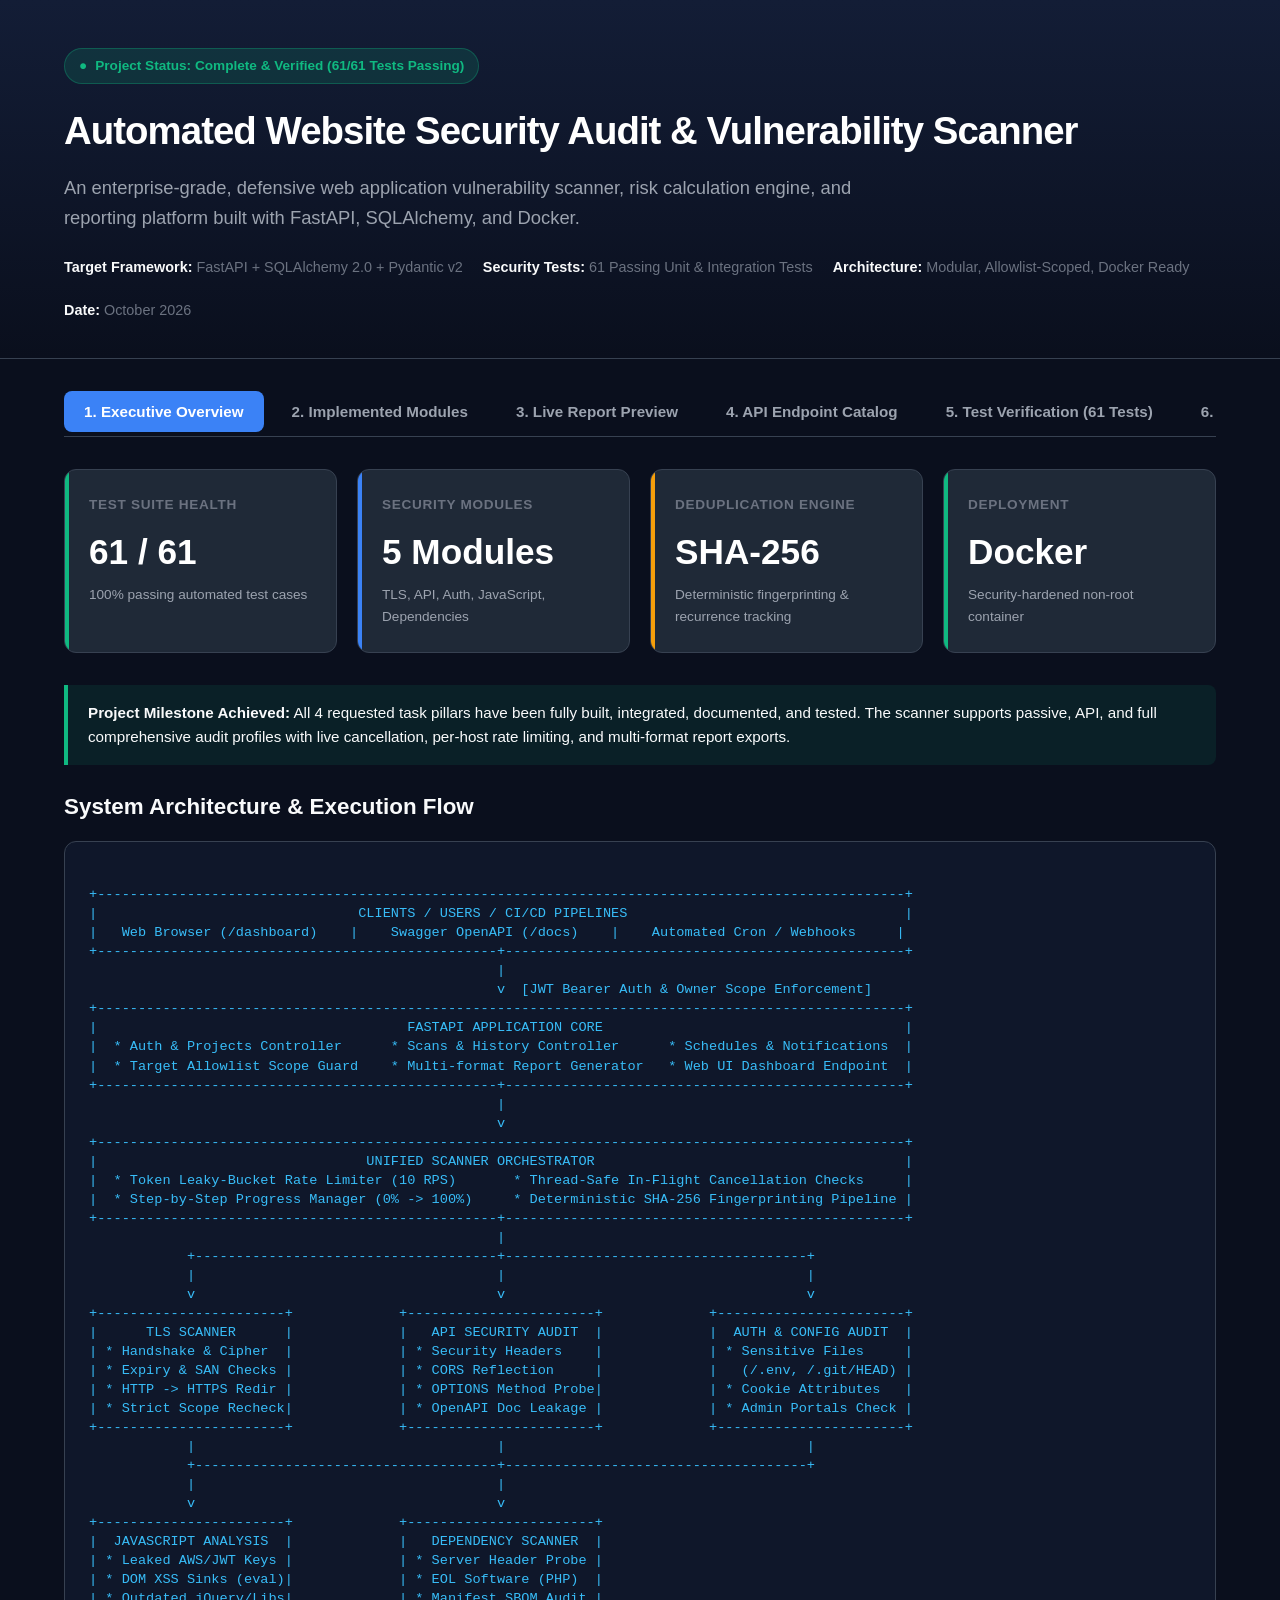
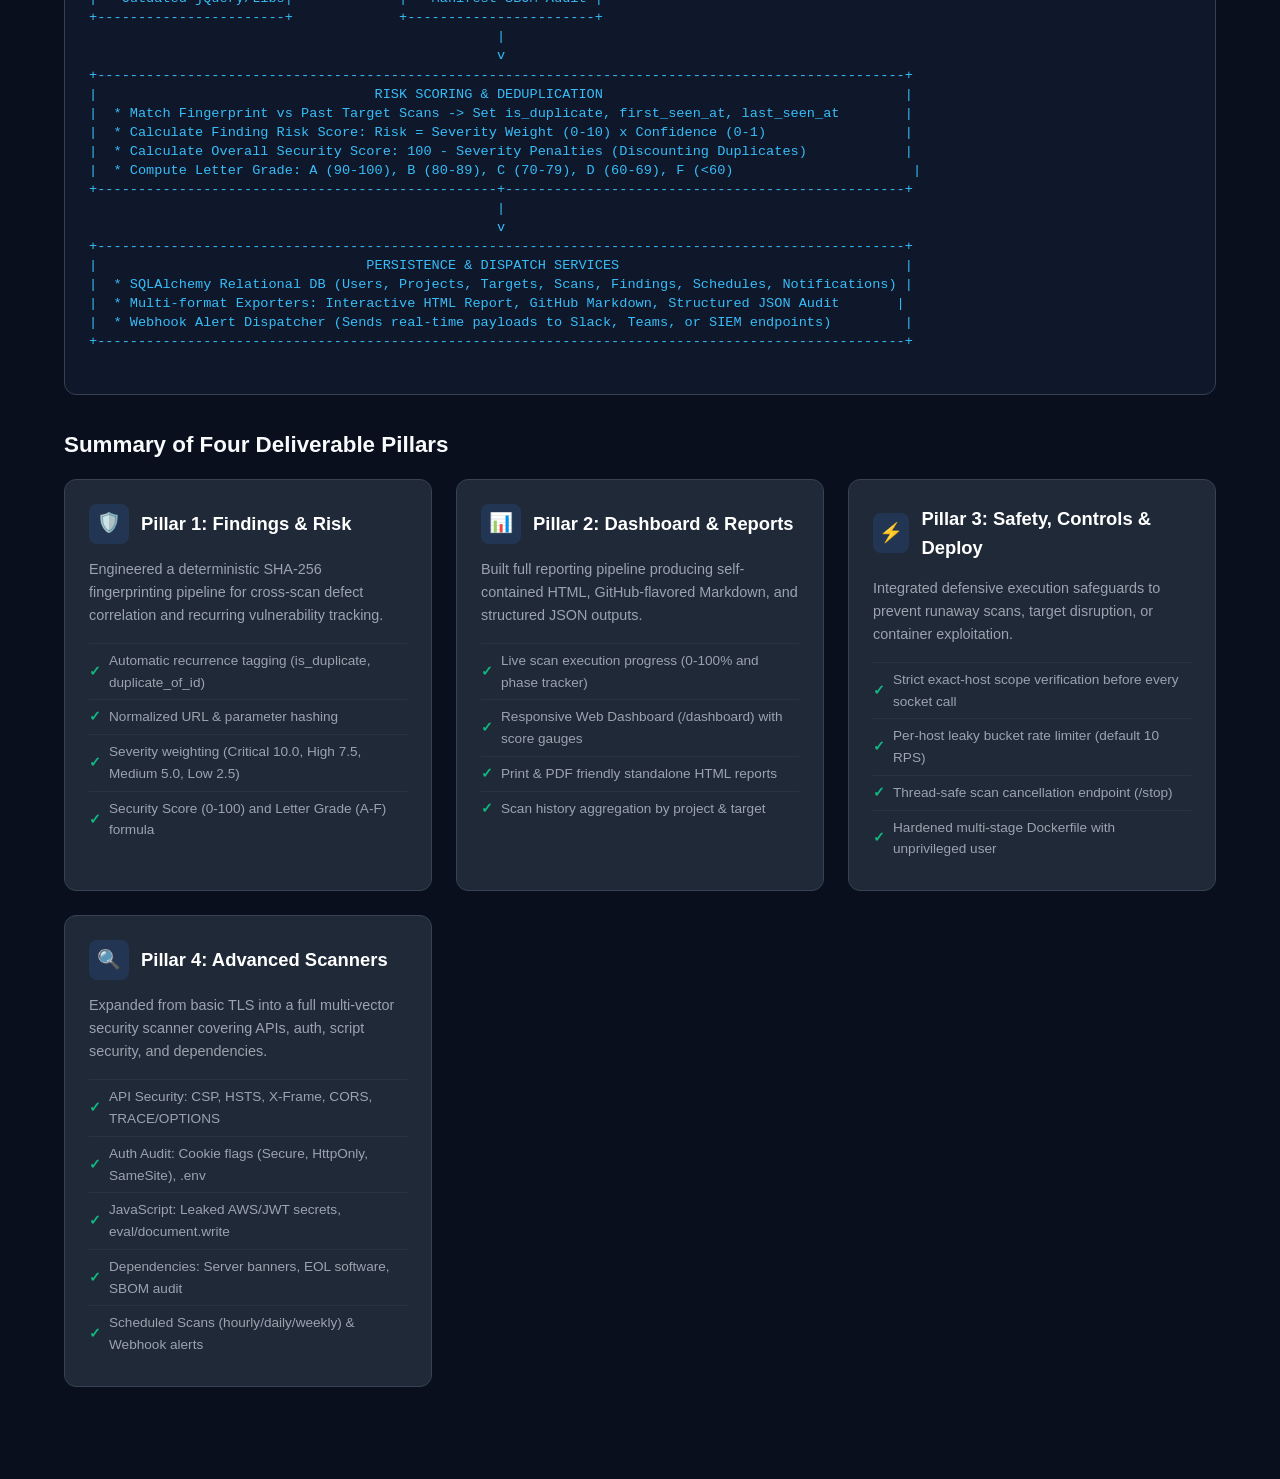
<file: SECURITY_SCANNER_PROJECT_SHOWCASE.html>
<!DOCTYPE html>
<html lang="en">
<head>
    <meta charset="UTF-8">
    <meta name="viewport" content="width=device-width, initial-scale=1.0">
    <title>Automated Website Security Audit & Vulnerability Scanner — Project Showcase</title>
    <style>
        :root {
            --bg-primary: #0a0f1d;
            --bg-secondary: #111827;
            --bg-card: #1f2937;
            --bg-card-hover: #283548;
            --border: #374151;
            --border-light: #4b5563;
            --text-primary: #f9fafb;
            --text-secondary: #9ca3af;
            --text-muted: #6b7280;
            --accent-blue: #3b82f6;
            --accent-blue-hover: #2563eb;
            --accent-cyan: #06b6d4;
            --critical: #ef4444;
            --high: #f97316;
            --medium: #f59e0b;
            --low: #3b82f6;
            --info: #64748b;
            --success: #10b981;
        }

        * {
            box-sizing: border-box;
            margin: 0;
            padding: 0;
        }

        body {
            font-family: -apple-system, BlinkMacSystemFont, "Segoe UI", Roboto, Helvetica, Arial, sans-serif;
            background-color: var(--bg-primary);
            color: var(--text-primary);
            line-height: 1.6;
            padding-bottom: 60px;
        }

        .container {
            max-width: 1200px;
            margin: 0 auto;
            padding: 0 24px;
        }

        /* Top Hero */
        header.hero {
            background: linear-gradient(180deg, #131d36 0%, var(--bg-primary) 100%);
            border-bottom: 1px solid var(--border);
            padding: 48px 0 36px 0;
            margin-bottom: 32px;
        }

        .hero-badge {
            display: inline-flex;
            align-items: center;
            gap: 8px;
            background: rgba(16, 185, 129, 0.15);
            color: var(--success);
            border: 1px solid rgba(16, 185, 129, 0.3);
            padding: 6px 14px;
            border-radius: 9999px;
            font-size: 0.85rem;
            font-weight: 600;
            margin-bottom: 16px;
        }

        .hero-title {
            font-size: 2.4rem;
            font-weight: 800;
            letter-spacing: -0.025em;
            color: #ffffff;
            margin-bottom: 12px;
        }

        .hero-subtitle {
            font-size: 1.15rem;
            color: var(--text-secondary);
            max-width: 800px;
            margin-bottom: 24px;
        }

        .hero-meta {
            display: flex;
            flex-wrap: wrap;
            gap: 20px;
            font-size: 0.9rem;
            color: var(--text-muted);
        }

        .hero-meta span strong {
            color: var(--text-primary);
        }

        /* Navigation Tabs */
        .tabs-nav {
            display: flex;
            gap: 8px;
            border-bottom: 1px solid var(--border);
            margin-bottom: 32px;
            overflow-x: auto;
            padding-bottom: 4px;
        }

        .tab-btn {
            background: transparent;
            border: none;
            color: var(--text-secondary);
            padding: 12px 20px;
            font-size: 0.95rem;
            font-weight: 600;
            cursor: pointer;
            border-radius: 8px;
            transition: all 0.15s ease;
            white-space: nowrap;
        }

        .tab-btn:hover {
            color: #ffffff;
            background: var(--bg-secondary);
        }

        .tab-btn.active {
            color: #ffffff;
            background: var(--accent-blue);
        }

        /* Content Sections */
        .tab-pane {
            display: none;
            animation: fadeIn 0.2s ease-in;
        }

        .tab-pane.active {
            display: block;
        }

        @keyframes fadeIn {
            from { opacity: 0; transform: translateY(4px); }
            to { opacity: 1; transform: translateY(0); }
        }

        /* Metric Cards Grid */
        .metrics-grid {
            display: grid;
            grid-template-columns: repeat(auto-fit, minmax(240px, 1fr));
            gap: 20px;
            margin-bottom: 32px;
        }

        .metric-card {
            background: var(--bg-card);
            border: 1px solid var(--border);
            border-radius: 12px;
            padding: 24px;
            position: relative;
            overflow: hidden;
        }

        .metric-card::before {
            content: '';
            position: absolute;
            top: 0;
            left: 0;
            width: 4px;
            height: 100%;
            background: var(--accent-blue);
        }

        .metric-card.success::before { background: var(--success); }
        .metric-card.warning::before { background: var(--medium); }
        .metric-card.danger::before { background: var(--critical); }

        .metric-title {
            font-size: 0.85rem;
            text-transform: uppercase;
            font-weight: 700;
            color: var(--text-muted);
            letter-spacing: 0.05em;
        }

        .metric-value {
            font-size: 2.2rem;
            font-weight: 800;
            color: #ffffff;
            margin: 8px 0 4px 0;
        }

        .metric-desc {
            font-size: 0.85rem;
            color: var(--text-secondary);
        }

        /* Feature Cards */
        .feature-grid {
            display: grid;
            grid-template-columns: repeat(auto-fit, minmax(360px, 1fr));
            gap: 24px;
            margin-bottom: 32px;
        }

        .feature-card {
            background: var(--bg-card);
            border: 1px solid var(--border);
            border-radius: 12px;
            padding: 24px;
            transition: border-color 0.15s ease;
        }

        .feature-card:hover {
            border-color: var(--accent-blue);
        }

        .feature-header {
            display: flex;
            align-items: center;
            gap: 12px;
            margin-bottom: 14px;
        }

        .feature-icon {
            width: 40px;
            height: 40px;
            border-radius: 8px;
            display: flex;
            align-items: center;
            justify-content: center;
            font-size: 1.2rem;
            background: rgba(59, 130, 246, 0.15);
            color: var(--accent-blue);
        }

        .feature-card h3 {
            font-size: 1.15rem;
            font-weight: 700;
            color: #ffffff;
        }

        .feature-card p {
            font-size: 0.9rem;
            color: var(--text-secondary);
            margin-bottom: 16px;
        }

        .feature-list {
            list-style: none;
            font-size: 0.85rem;
            color: var(--text-secondary);
        }

        .feature-list li {
            padding: 6px 0;
            border-top: 1px solid rgba(255, 255, 255, 0.05);
            display: flex;
            align-items: center;
            gap: 8px;
        }

        .feature-list li::before {
            content: "✓";
            color: var(--success);
            font-weight: bold;
        }

        /* Badges */
        .badge {
            display: inline-block;
            padding: 3px 8px;
            border-radius: 9999px;
            font-size: 0.75rem;
            font-weight: 700;
            text-transform: uppercase;
        }

        .badge-critical { background: rgba(239, 68, 68, 0.2); color: #fca5a5; border: 1px solid rgba(239, 68, 68, 0.4); }
        .badge-high { background: rgba(249, 115, 22, 0.2); color: #fdba74; border: 1px solid rgba(249, 115, 22, 0.4); }
        .badge-medium { background: rgba(245, 158, 11, 0.2); color: #fde68a; border: 1px solid rgba(245, 158, 11, 0.4); }
        .badge-low { background: rgba(59, 130, 246, 0.2); color: #93c5fd; border: 1px solid rgba(59, 130, 246, 0.4); }
        .badge-info { background: rgba(100, 116, 139, 0.2); color: #cbd5e1; border: 1px solid rgba(100, 116, 139, 0.4); }
        .badge-success { background: rgba(16, 185, 129, 0.2); color: #86efac; border: 1px solid rgba(16, 185, 129, 0.4); }

        /* Tables */
        .table-wrap {
            overflow-x: auto;
            background: var(--bg-card);
            border: 1px solid var(--border);
            border-radius: 12px;
            margin-bottom: 32px;
        }

        table {
            width: 100%;
            border-collapse: collapse;
            font-size: 0.9rem;
            text-align: left;
        }

        th, td {
            padding: 14px 18px;
            border-bottom: 1px solid var(--border);
        }

        th {
            background: rgba(0, 0, 0, 0.2);
            font-size: 0.8rem;
            font-weight: 700;
            color: var(--text-muted);
            text-transform: uppercase;
            letter-spacing: 0.05em;
        }

        tr:last-child td {
            border-bottom: none;
        }

        tr:hover td {
            background: rgba(255, 255, 255, 0.02);
        }

        code {
            font-family: ui-monospace, SFMono-Regular, Menlo, Monaco, Consolas, monospace;
            background: rgba(0, 0, 0, 0.3);
            border: 1px solid rgba(255, 255, 255, 0.1);
            padding: 2px 6px;
            border-radius: 4px;
            color: #38bdf8;
            font-size: 0.85em;
        }

        pre {
            background: #0f172a;
            border: 1px solid var(--border);
            border-radius: 8px;
            padding: 16px;
            overflow-x: auto;
            color: #e2e8f0;
            font-size: 0.85rem;
            font-family: ui-monospace, SFMono-Regular, Menlo, Monaco, Consolas, monospace;
            line-height: 1.5;
            margin: 12px 0;
        }

        /* Architecture Diagram Box */
        .arch-diagram {
            background: #0f172a;
            border: 1px solid var(--border);
            border-radius: 12px;
            padding: 24px;
            margin-bottom: 32px;
            font-family: ui-monospace, monospace;
            font-size: 0.85rem;
            white-space: pre;
            overflow-x: auto;
            color: #38bdf8;
            line-height: 1.4;
        }

        /* Accordion */
        .accordion-item {
            background: var(--bg-card);
            border: 1px solid var(--border);
            border-radius: 8px;
            margin-bottom: 12px;
            overflow: hidden;
        }

        .accordion-header {
            padding: 16px 20px;
            display: flex;
            justify-content: space-between;
            align-items: center;
            cursor: pointer;
            user-select: none;
            background: var(--bg-card);
            transition: background 0.15s ease;
        }

        .accordion-header:hover {
            background: var(--bg-card-hover);
        }

        .accordion-body {
            padding: 20px;
            border-top: 1px solid var(--border);
            background: rgba(0, 0, 0, 0.15);
            display: none;
        }

        .accordion-item.open .accordion-body {
            display: block;
        }

        /* Callout */
        .callout {
            border-left: 4px solid var(--accent-blue);
            background: rgba(59, 130, 246, 0.1);
            padding: 16px 20px;
            border-radius: 0 8px 8px 0;
            margin-bottom: 24px;
            font-size: 0.95rem;
        }

        .callout.success {
            border-color: var(--success);
            background: rgba(16, 185, 129, 0.1);
        }

        /* Interactive Report Simulator */
        .report-preview-box {
            background: #ffffff;
            color: #111827;
            border-radius: 12px;
            padding: 32px;
            margin-bottom: 32px;
            box-shadow: 0 10px 25px -5px rgba(0, 0, 0, 0.3);
        }

        .report-preview-box h2 {
            color: #111827;
        }

        /* Print styles */
        @media print {
            body { background: #fff; color: #000; padding: 0; }
            .tabs-nav, .hero-meta, .btn { display: none; }
            .tab-pane { display: block !important; margin-bottom: 40px; }
            .metric-card, .feature-card, .table-wrap { border: 1px solid #ccc; background: #fff; color: #000; }
            code, pre { background: #f4f4f4; color: #000; border: 1px solid #ddd; }
        }
    </style>
</head>
<body>

    <!-- Top Header / Hero -->
    <header class="hero">
        <div class="container">
            <div class="hero-badge">
                <span>●</span> Project Status: Complete & Verified (61/61 Tests Passing)
            </div>
            <h1 class="hero-title">Automated Website Security Audit & Vulnerability Scanner</h1>
            <p class="hero-subtitle">
                An enterprise-grade, defensive web application vulnerability scanner, risk calculation engine, and reporting platform built with FastAPI, SQLAlchemy, and Docker.
            </p>
            <div class="hero-meta">
                <span><strong>Target Framework:</strong> FastAPI + SQLAlchemy 2.0 + Pydantic v2</span>
                <span><strong>Security Tests:</strong> 61 Passing Unit & Integration Tests</span>
                <span><strong>Architecture:</strong> Modular, Allowlist-Scoped, Docker Ready</span>
                <span><strong>Date:</strong> October 2026</span>
            </div>
        </div>
    </header>

    <div class="container">

        <!-- Navigation Tabs -->
        <nav class="tabs-nav">
            <button class="tab-btn active" onclick="openTab('tab-overview')">1. Executive Overview</button>
            <button class="tab-btn" onclick="openTab('tab-modules')">2. Implemented Modules</button>
            <button class="tab-btn" onclick="openTab('tab-report')">3. Live Report Preview</button>
            <button class="tab-btn" onclick="openTab('tab-api')">4. API Endpoint Catalog</button>
            <button class="tab-btn" onclick="openTab('tab-tests')">5. Test Verification (61 Tests)</button>
            <button class="tab-btn" onclick="openTab('tab-deploy')">6. Deployment & Runbook</button>
        </nav>

        <!-- TAB 1: EXECUTIVE OVERVIEW -->
        <section id="tab-overview" class="tab-pane active">
            <div class="metrics-grid">
                <div class="metric-card success">
                    <div class="metric-title">Test Suite Health</div>
                    <div class="metric-value">61 / 61</div>
                    <div class="metric-desc">100% passing automated test cases</div>
                </div>
                <div class="metric-card">
                    <div class="metric-title">Security Modules</div>
                    <div class="metric-value">5 Modules</div>
                    <div class="metric-desc">TLS, API, Auth, JavaScript, Dependencies</div>
                </div>
                <div class="metric-card warning">
                    <div class="metric-title">Deduplication Engine</div>
                    <div class="metric-value">SHA-256</div>
                    <div class="metric-desc">Deterministic fingerprinting & recurrence tracking</div>
                </div>
                <div class="metric-card success">
                    <div class="metric-title">Deployment</div>
                    <div class="metric-value">Docker</div>
                    <div class="metric-desc">Security-hardened non-root container</div>
                </div>
            </div>

            <div class="callout success">
                <strong>Project Milestone Achieved:</strong> All 4 requested task pillars have been fully built, integrated, documented, and tested. The scanner supports passive, API, and full comprehensive audit profiles with live cancellation, per-host rate limiting, and multi-format report exports.
            </div>

            <h2 style="font-size: 1.4rem; margin-bottom: 16px;">System Architecture & Execution Flow</h2>
            <div class="arch-diagram">
+---------------------------------------------------------------------------------------------------+
|                                CLIENTS / USERS / CI/CD PIPELINES                                  |
|   Web Browser (/dashboard)    |    Swagger OpenAPI (/docs)    |    Automated Cron / Webhooks     |
+-------------------------------------------------+-------------------------------------------------+
                                                  |
                                                  v  [JWT Bearer Auth & Owner Scope Enforcement]
+---------------------------------------------------------------------------------------------------+
|                                      FASTAPI APPLICATION CORE                                     |
|  * Auth & Projects Controller      * Scans & History Controller      * Schedules & Notifications  |
|  * Target Allowlist Scope Guard    * Multi-format Report Generator   * Web UI Dashboard Endpoint  |
+-------------------------------------------------+-------------------------------------------------+
                                                  |
                                                  v
+---------------------------------------------------------------------------------------------------+
|                                 UNIFIED SCANNER ORCHESTRATOR                                      |
|  * Token Leaky-Bucket Rate Limiter (10 RPS)       * Thread-Safe In-Flight Cancellation Checks     |
|  * Step-by-Step Progress Manager (0% -> 100%)     * Deterministic SHA-256 Fingerprinting Pipeline |
+-------------------------------------------------+-------------------------------------------------+
                                                  |
            +-------------------------------------+-------------------------------------+
            |                                     |                                     |
            v                                     v                                     v
+-----------------------+             +-----------------------+             +-----------------------+
|      TLS SCANNER      |             |   API SECURITY AUDIT  |             |  AUTH & CONFIG AUDIT  |
| * Handshake & Cipher  |             | * Security Headers    |             | * Sensitive Files     |
| * Expiry & SAN Checks |             | * CORS Reflection     |             |   (/.env, /.git/HEAD) |
| * HTTP -> HTTPS Redir |             | * OPTIONS Method Probe|             | * Cookie Attributes   |
| * Strict Scope Recheck|             | * OpenAPI Doc Leakage |             | * Admin Portals Check |
+-----------------------+             +-----------------------+             +-----------------------+
            |                                     |                                     |
            +-------------------------------------+-------------------------------------+
            |                                     |
            v                                     v
+-----------------------+             +-----------------------+
|  JAVASCRIPT ANALYSIS  |             |   DEPENDENCY SCANNER  |
| * Leaked AWS/JWT Keys |             | * Server Header Probe |
| * DOM XSS Sinks (eval)|             | * EOL Software (PHP)  |
| * Outdated jQuery/Libs|             | * Manifest SBOM Audit |
+-----------------------+             +-----------------------+
                                                  |
                                                  v
+---------------------------------------------------------------------------------------------------+
|                                  RISK SCORING & DEDUPLICATION                                     |
|  * Match Fingerprint vs Past Target Scans -> Set is_duplicate, first_seen_at, last_seen_at        |
|  * Calculate Finding Risk Score: Risk = Severity Weight (0-10) x Confidence (0-1)                 |
|  * Calculate Overall Security Score: 100 - Severity Penalties (Discounting Duplicates)            |
|  * Compute Letter Grade: A (90-100), B (80-89), C (70-79), D (60-69), F (<60)                      |
+-------------------------------------------------+-------------------------------------------------+
                                                  |
                                                  v
+---------------------------------------------------------------------------------------------------+
|                                 PERSISTENCE & DISPATCH SERVICES                                   |
|  * SQLAlchemy Relational DB (Users, Projects, Targets, Scans, Findings, Schedules, Notifications) |
|  * Multi-format Exporters: Interactive HTML Report, GitHub Markdown, Structured JSON Audit       |
|  * Webhook Alert Dispatcher (Sends real-time payloads to Slack, Teams, or SIEM endpoints)         |
+---------------------------------------------------------------------------------------------------+
            </div>

            <h2 style="font-size: 1.4rem; margin: 24px 0 16px 0;">Summary of Four Deliverable Pillars</h2>
            <div class="feature-grid">
                <div class="feature-card">
                    <div class="feature-header">
                        <div class="feature-icon">🛡️</div>
                        <h3>Pillar 1: Findings & Risk</h3>
                    </div>
                    <p>Engineered a deterministic SHA-256 fingerprinting pipeline for cross-scan defect correlation and recurring vulnerability tracking.</p>
                    <ul class="feature-list">
                        <li>Automatic recurrence tagging (is_duplicate, duplicate_of_id)</li>
                        <li>Normalized URL & parameter hashing</li>
                        <li>Severity weighting (Critical 10.0, High 7.5, Medium 5.0, Low 2.5)</li>
                        <li>Security Score (0-100) and Letter Grade (A-F) formula</li>
                    </ul>
                </div>

                <div class="feature-card">
                    <div class="feature-header">
                        <div class="feature-icon">📊</div>
                        <h3>Pillar 2: Dashboard & Reports</h3>
                    </div>
                    <p>Built full reporting pipeline producing self-contained HTML, GitHub-flavored Markdown, and structured JSON outputs.</p>
                    <ul class="feature-list">
                        <li>Live scan execution progress (0-100% and phase tracker)</li>
                        <li>Responsive Web Dashboard (/dashboard) with score gauges</li>
                        <li>Print & PDF friendly standalone HTML reports</li>
                        <li>Scan history aggregation by project & target</li>
                    </ul>
                </div>

                <div class="feature-card">
                    <div class="feature-header">
                        <div class="feature-icon">⚡</div>
                        <h3>Pillar 3: Safety, Controls & Deploy</h3>
                    </div>
                    <p>Integrated defensive execution safeguards to prevent runaway scans, target disruption, or container exploitation.</p>
                    <ul class="feature-list">
                        <li>Strict exact-host scope verification before every socket call</li>
                        <li>Per-host leaky bucket rate limiter (default 10 RPS)</li>
                        <li>Thread-safe scan cancellation endpoint (/stop)</li>
                        <li>Hardened multi-stage Dockerfile with unprivileged user</li>
                    </ul>
                </div>

                <div class="feature-card">
                    <div class="feature-header">
                        <div class="feature-icon">🔍</div>
                        <h3>Pillar 4: Advanced Scanners</h3>
                    </div>
                    <p>Expanded from basic TLS into a full multi-vector security scanner covering APIs, auth, script security, and dependencies.</p>
                    <ul class="feature-list">
                        <li>API Security: CSP, HSTS, X-Frame, CORS, TRACE/OPTIONS</li>
                        <li>Auth Audit: Cookie flags (Secure, HttpOnly, SameSite), .env</li>
                        <li>JavaScript: Leaked AWS/JWT secrets, eval/document.write</li>
                        <li>Dependencies: Server banners, EOL software, SBOM audit</li>
                        <li>Scheduled Scans (hourly/daily/weekly) & Webhook alerts</li>
                    </ul>
                </div>
            </div>
        </section>

        <!-- TAB 2: IMPLEMENTED MODULES -->
        <section id="tab-modules" class="tab-pane">
            <h2 style="font-size: 1.4rem; margin-bottom: 20px;">Codebase Deep Dive: Architectural Modules</h2>

            <div class="accordion-item open">
                <div class="accordion-header" onclick="toggleAccordion(this)">
                    <div>
                        <strong>1. Finding Fingerprint & Deduplication Engine</strong>
                        <span style="color: var(--text-muted); font-size: 0.85rem; margin-left: 10px;">app/core/fingerprint.py & app/core/scoring.py</span>
                    </div>
                    <span class="badge badge-success">Implemented</span>
                </div>
                <div class="accordion-body">
                    <p style="margin-bottom: 12px; color: var(--text-secondary);">
                        Each vulnerability is assigned a deterministic fingerprint calculated by normalizing the scheme, stripping default ports (80/443), ordering query parameters alphabetically, and generating a SHA-256 hash. When a subsequent scan runs on the same target, findings with matching fingerprints are recognized as duplicate instances of the same underlying defect:
                    </p>
                    <pre><code>def compute_finding_fingerprint(category: str, title: str, affected_url: str, discriminator: str = "") -> str:
    norm_cat = category.strip().lower()
    norm_title = title.strip().lower()
    norm_url = normalize_url_for_fingerprint(affected_url)
    norm_disc = discriminator.strip().lower()

    payload = f"{norm_cat}|{norm_title}|{norm_url}|{norm_disc}"
    return hashlib.sha256(payload.encode("utf-8")).hexdigest()</code></pre>
                    <p style="margin-top: 12px; color: var(--text-secondary);">
                        <strong>Security Scoring:</strong> The overall score starts at 100.0. Penalties are deducted for unique open findings (Critical: 25, High: 15, Medium: 8, Low: 3), scaled by confidence. Duplicate findings are discounted from double deductions.
                    </p>
                </div>
            </div>

            <div class="accordion-item">
                <div class="accordion-header" onclick="toggleAccordion(this)">
                    <div>
                        <strong>2. API Security Scanner</strong>
                        <span style="color: var(--text-muted); font-size: 0.85rem; margin-left: 10px;">app/scanners/api_security.py</span>
                    </div>
                    <span class="badge badge-success">Implemented</span>
                </div>
                <div class="accordion-body">
                    <p style="color: var(--text-secondary); margin-bottom: 12px;">
                        Performs non-destructive checks against API endpoints and headers:
                    </p>
                    <ul class="feature-list">
                        <li><strong>Missing Security Headers:</strong> Audits CSP, HSTS, X-Content-Type-Options (nosniff), X-Frame-Options (DENY/SAMEORIGIN), and Referrer-Policy.</li>
                        <li><strong>Weak CSP Directives:</strong> Detects dangerous <code>'unsafe-inline'</code> and <code>'unsafe-eval'</code> script directives.</li>
                        <li><strong>CORS Misconfiguration:</strong> Probes with an unauthorized origin header to detect wildcard origin reflection combined with <code>Access-Control-Allow-Credentials: true</code>.</li>
                        <li><strong>Dangerous HTTP Methods:</strong> Sends <code>OPTIONS</code> probe to flag debugging or unsafe methods like <code>TRACE</code> and <code>TRACK</code>.</li>
                        <li><strong>Exposed API Documentation:</strong> Probes for unauthenticated disclosure of <code>/openapi.json</code>, <code>/swagger.json</code>, and <code>/api-docs</code>.</li>
                    </ul>
                </div>
            </div>

            <div class="accordion-item">
                <div class="accordion-header" onclick="toggleAccordion(this)">
                    <div>
                        <strong>3. Controlled Authentication & Authorization Audit</strong>
                        <span style="color: var(--text-muted); font-size: 0.85rem; margin-left: 10px;">app/scanners/auth_audit.py</span>
                    </div>
                    <span class="badge badge-success">Implemented</span>
                </div>
                <div class="accordion-body">
                    <p style="color: var(--text-secondary); margin-bottom: 12px;">
                        Detects credential leaks, session configuration flaws, and exposed management interfaces:
                    </p>
                    <ul class="feature-list">
                        <li><strong>Sensitive File Exposure:</strong> Checks for public accessibility of <code>/.env</code>, <code>/.git/HEAD</code>, and <code>/config.json</code> with signature verification.</li>
                        <li><strong>Cookie Flag Auditing:</strong> Inspects all <code>Set-Cookie</code> headers to ensure <code>HttpOnly</code> (XSS mitigation), <code>Secure</code> (TLS protection), and <code>SameSite</code> (CSRF defense) are configured.</li>
                        <li><strong>Admin Portal Exposure:</strong> Detects public accessibility of administrative login panels (<code>/admin</code>, <code>/administrator</code>).</li>
                    </ul>
                </div>
            </div>

            <div class="accordion-item">
                <div class="accordion-header" onclick="toggleAccordion(this)">
                    <div>
                        <strong>4. JavaScript Analysis & Secret Harvesting Defense</strong>
                        <span style="color: var(--text-muted); font-size: 0.85rem; margin-left: 10px;">app/scanners/javascript.py</span>
                    </div>
                    <span class="badge badge-success">Implemented</span>
                </div>
                <div class="accordion-body">
                    <p style="color: var(--text-secondary); margin-bottom: 12px;">
                        Analyzes inline script tags and same-host external JavaScript bundles:
                    </p>
                    <ul class="feature-list">
                        <li><strong>Secret & Token Detection:</strong> Scans for embedded AWS Access Keys (<code>AKIA...</code>), JSON Web Tokens (<code>eyJ...</code>), and hardcoded API tokens.</li>
                        <li><strong>Dangerous DOM Sinks:</strong> Flags use of <code>eval()</code> and <code>document.write()</code> that create DOM-based Cross-Site Scripting vulnerabilities.</li>
                        <li><strong>Vulnerable Client Libraries:</strong> Identifies outdated libraries including jQuery &lt; 3.5.0 (CVE-2020-11022), Lodash &lt; 4.17.21, and End-of-Life AngularJS 1.x.</li>
                    </ul>
                </div>
            </div>

            <div class="accordion-item">
                <div class="accordion-header" onclick="toggleAccordion(this)">
                    <div>
                        <strong>5. Dependency Scanning & Technology Fingerprinting</strong>
                        <span style="color: var(--text-muted); font-size: 0.85rem; margin-left: 10px;">app/scanners/dependencies.py</span>
                    </div>
                    <span class="badge badge-success">Implemented</span>
                </div>
                <div class="accordion-body">
                    <p style="color: var(--text-secondary); margin-bottom: 12px;">
                        Passive and SBOM manifest auditing:
                    </p>
                    <ul class="feature-list">
                        <li><strong>Information Disclosure:</strong> Flags granular server version strings in <code>Server</code> and <code>X-Powered-By</code> headers.</li>
                        <li><strong>End-of-Life Server Software:</strong> Detects unsupported servers (Apache 2.2, PHP 5.x/7.x).</li>
                        <li><strong>Manifest SBOM Auditing:</strong> Audits Python <code>requirements.txt</code> against security advisories for vulnerable packages (e.g. urllib3, requests, Django, Flask).</li>
                    </ul>
                </div>
            </div>

            <div class="accordion-item">
                <div class="accordion-header" onclick="toggleAccordion(this)">
                    <div>
                        <strong>6. Scheduling & Webhook Notifications</strong>
                        <span style="color: var(--text-muted); font-size: 0.85rem; margin-left: 10px;">app/services/scheduler.py & app/services/notifications.py</span>
                    </div>
                    <span class="badge badge-success">Implemented</span>
                </div>
                <div class="accordion-body">
                    <p style="color: var(--text-secondary); margin-bottom: 12px;">
                        Continuous automated security operations:
                    </p>
                    <ul class="feature-list">
                        <li><strong>Recurring Schedules:</strong> Supports hourly, daily, weekly, and monthly recurring scans via <code>/api/schedules</code>.</li>
                        <li><strong>Webhook Dispatcher:</strong> Sends formatted alert payloads to configured URLs upon scan completion or when critical/high severity vulnerabilities are detected.</li>
                    </ul>
                </div>
            </div>
        </section>

        <!-- TAB 3: LIVE REPORT PREVIEW -->
        <section id="tab-report" class="tab-pane">
            <h2 style="font-size: 1.4rem; margin-bottom: 16px;">Interactive Sample Security Report</h2>
            <p style="color: var(--text-secondary); margin-bottom: 24px;">
                Below is an interactive rendering of the standalone HTML report generated by <code>GET /api/scans/{id}/report?format=html</code>.
            </p>

            <div class="report-preview-box">
                <div style="display: flex; justify-content: space-between; align-items: center; border-bottom: 2px solid #f3f4f6; padding-bottom: 20px; margin-bottom: 24px;">
                    <div>
                        <h1 style="font-size: 1.7rem; font-weight: 800; color: #111827; margin-bottom: 6px;">Security Audit Report</h1>
                        <div style="font-size: 0.95rem; color: #4b5563;">
                            <strong>Target:</strong> <a href="http://localhost:8000" style="color: #2563eb; text-decoration: none;">http://localhost:8000</a>
                        </div>
                        <div style="font-size: 0.85rem; color: #6b7280; margin-top: 4px;">
                            Scan ID: #42 &bull; Profile: <code>full</code> &bull; Date: 2026-10-16 12:45 UTC
                        </div>
                    </div>
                    <div style="text-align: center; border: 4px solid #f59e0b; border-radius: 50%; width: 90px; height: 90px; display: flex; flex-direction: column; justify-content: center; align-items: center;">
                        <span style="font-size: 1.8rem; font-weight: 800; color: #f59e0b; line-height: 1;">B</span>
                        <span style="font-size: 0.75rem; color: #6b7280; font-weight: 600;">85.0 / 100</span>
                    </div>
                </div>

                <!-- Report Summary Grid -->
                <div style="display: grid; grid-template-columns: repeat(auto-fit, minmax(110px, 1fr)); gap: 12px; margin-bottom: 28px;">
                    <div style="background: #f9fafb; border: 1px solid #e5e7eb; border-radius: 8px; padding: 12px; text-align: center;">
                        <div style="font-size: 1.4rem; font-weight: 800; color: #111827;">4</div>
                        <div style="font-size: 0.75rem; color: #6b7280; text-transform: uppercase;">Total Findings</div>
                    </div>
                    <div style="background: #fef2f2; border: 1px solid #fee2e2; border-radius: 8px; padding: 12px; text-align: center;">
                        <div style="font-size: 1.4rem; font-weight: 800; color: #ef4444;">0</div>
                        <div style="font-size: 0.75rem; color: #991b1b; text-transform: uppercase;">Critical</div>
                    </div>
                    <div style="background: #fff7ed; border: 1px solid #ffedd5; border-radius: 8px; padding: 12px; text-align: center;">
                        <div style="font-size: 1.4rem; font-weight: 800; color: #ea580c;">1</div>
                        <div style="font-size: 0.75rem; color: #9a3412; text-transform: uppercase;">High</div>
                    </div>
                    <div style="background: #fffbeb; border: 1px solid #fef3c7; border-radius: 8px; padding: 12px; text-align: center;">
                        <div style="font-size: 1.4rem; font-weight: 800; color: #d97706;">1</div>
                        <div style="font-size: 0.75rem; color: #92400e; text-transform: uppercase;">Medium</div>
                    </div>
                    <div style="background: #eff6ff; border: 1px solid #dbeafe; border-radius: 8px; padding: 12px; text-align: center;">
                        <div style="font-size: 1.4rem; font-weight: 800; color: #2563eb;">2</div>
                        <div style="font-size: 0.75rem; color: #1e40af; text-transform: uppercase;">Low</div>
                    </div>
                </div>

                <h3 style="font-size: 1.2rem; font-weight: 700; color: #111827; margin-bottom: 16px;">Vulnerability Findings (Sample)</h3>

                <!-- Sample Finding 1 -->
                <div style="background: #ffffff; border: 1px solid #e5e7eb; border-radius: 8px; padding: 20px; margin-bottom: 16px; box-shadow: 0 1px 3px rgba(0,0,0,0.05);">
                    <div style="display: flex; justify-content: space-between; align-items: center; margin-bottom: 8px;">
                        <div style="font-size: 1.05rem; font-weight: 700; color: #111827;">#1. Insecure CORS: Wildcard Origin With Credentials Allowed</div>
                        <span style="background: #f97316; color: #fff; font-size: 0.75rem; font-weight: 800; padding: 3px 8px; border-radius: 9999px;">HIGH</span>
                    </div>
                    <div style="font-size: 0.8rem; color: #6b7280; margin-bottom: 10px;">
                        <strong>Category:</strong> api &bull; <strong>Risk Score:</strong> 7.12 &bull; <strong>Confidence:</strong> 95% &bull; <strong>Fingerprint:</strong> <code>c98e1476b8...</code>
                    </div>
                    <p style="font-size: 0.9rem; color: #374151; margin-bottom: 10px;">
                        The server returns Access-Control-Allow-Origin: * together with Access-Control-Allow-Credentials: true.
                    </p>
                    <div style="background: #f8fafc; border-left: 4px solid #f97316; padding: 10px 12px; font-family: monospace; font-size: 0.8rem; color: #334155; margin-bottom: 10px;">
                        Origin requested: https://attacker.example.com; Allow-Origin: *; Allow-Credentials: true
                    </div>
                    <div style="font-size: 0.85rem; color: #111827; margin-bottom: 6px;">
                        <strong>Impact:</strong> Malicious cross-origin scripts can execute authenticated actions on behalf of victims.
                    </div>
                    <div style="font-size: 0.85rem; color: #065f46; background: #ecfdf5; padding: 8px 12px; border-radius: 6px;">
                        <strong>Remediation:</strong> Never combine wildcard origins with credentials. Explicitly whitelist trusted origins.
                    </div>
                </div>

                <!-- Sample Finding 2 -->
                <div style="background: #ffffff; border: 1px solid #e5e7eb; border-radius: 8px; padding: 20px; margin-bottom: 16px; box-shadow: 0 1px 3px rgba(0,0,0,0.05);">
                    <div style="display: flex; justify-content: space-between; align-items: center; margin-bottom: 8px;">
                        <div style="font-size: 1.05rem; font-weight: 700; color: #111827;">#2. Missing Content-Security-Policy (CSP) Header</div>
                        <span style="background: #f59e0b; color: #fff; font-size: 0.75rem; font-weight: 800; padding: 3px 8px; border-radius: 9999px;">MEDIUM</span>
                    </div>
                    <div style="font-size: 0.8rem; color: #6b7280; margin-bottom: 10px;">
                        <strong>Category:</strong> api &bull; <strong>Risk Score:</strong> 4.75 &bull; <strong>Confidence:</strong> 95% &bull; <strong>Fingerprint:</strong> <code>8f10ae4d22...</code>
                    </div>
                    <p style="font-size: 0.9rem; color: #374151; margin-bottom: 10px;">
                        The web application response does not include a Content-Security-Policy header.
                    </p>
                    <div style="background: #f8fafc; border-left: 4px solid #f59e0b; padding: 10px 12px; font-family: monospace; font-size: 0.8rem; color: #334155; margin-bottom: 10px;">
                        HTTP response header 'Content-Security-Policy' was not present.
                    </div>
                    <div style="font-size: 0.85rem; color: #111827; margin-bottom: 6px;">
                        <strong>Impact:</strong> Reduces defense-in-depth against client-side script injection and cross-site scripting (XSS).
                    </div>
                    <div style="font-size: 0.85rem; color: #065f46; background: #ecfdf5; padding: 8px 12px; border-radius: 6px;">
                        <strong>Remediation:</strong> Deploy a restrictive Content-Security-Policy header defining trusted script and style sources.
                    </div>
                </div>
            </div>
        </section>

        <!-- TAB 4: API ENDPOINT CATALOG -->
        <section id="tab-api" class="tab-pane">
            <h2 style="font-size: 1.4rem; margin-bottom: 16px;">REST API Endpoint Catalog</h2>
            <p style="color: var(--text-secondary); margin-bottom: 20px;">
                Complete list of REST endpoints implemented in FastAPI, documented with Swagger UI at <code>/docs</code>.
            </p>

            <div class="table-wrap">
                <table>
                    <thead>
                        <tr>
                            <th>Method</th>
                            <th>Endpoint</th>
                            <th>Category</th>
                            <th>Description</th>
                            <th>Auth Required</th>
                        </tr>
                    </thead>
                    <tbody>
                        <tr>
                            <td><span class="badge badge-success">POST</span></td>
                            <td><code>/api/auth/register</code></td>
                            <td>Auth</td>
                            <td>Create a user account with Argon2 password hashing</td>
                            <td>No</td>
                        </tr>
                        <tr>
                            <td><span class="badge badge-success">POST</span></td>
                            <td><code>/api/auth/login</code></td>
                            <td>Auth</td>
                            <td>Authenticate and receive short-lived JWT token</td>
                            <td>No</td>
                        </tr>
                        <tr>
                            <td><span class="badge badge-low">GET</span></td>
                            <td><code>/api/auth/me</code></td>
                            <td>Auth</td>
                            <td>Get currently authenticated user identity</td>
                            <td>Yes (Bearer)</td>
                        </tr>
                        <tr>
                            <td><span class="badge badge-success">POST</span></td>
                            <td><code>/api/targets/validate</code></td>
                            <td>Targets</td>
                            <td>Pre-flight allowlist validation without connecting</td>
                            <td>Yes (Bearer)</td>
                        </tr>
                        <tr>
                            <td><span class="badge badge-success">POST</span></td>
                            <td><code>/api/projects</code></td>
                            <td>Projects</td>
                            <td>Create a scoped security audit project</td>
                            <td>Yes (Bearer)</td>
                        </tr>
                        <tr>
                            <td><span class="badge badge-low">GET</span></td>
                            <td><code>/api/projects</code></td>
                            <td>Projects</td>
                            <td>List user's authorized projects</td>
                            <td>Yes (Bearer)</td>
                        </tr>
                        <tr>
                            <td><span class="badge badge-success">POST</span></td>
                            <td><code>/api/projects/{id}/targets</code></td>
                            <td>Targets</td>
                            <td>Register an allowlisted target URL under a project</td>
                            <td>Yes (Bearer)</td>
                        </tr>
                        <tr>
                            <td><span class="badge badge-success">POST</span></td>
                            <td><code>/api/scans</code></td>
                            <td>Scans</td>
                            <td>Create a queued scan record (passive, api, full)</td>
                            <td>Yes (Bearer)</td>
                        </tr>
                        <tr>
                            <td><span class="badge badge-success">POST</span></td>
                            <td><code>/api/scans/{id}/run</code></td>
                            <td>Scans</td>
                            <td>Execute multi-phase scanner with progress and deduplication</td>
                            <td>Yes (Bearer)</td>
                        </tr>
                        <tr>
                            <td><span class="badge badge-critical">POST</span></td>
                            <td><code>/api/scans/{id}/stop</code></td>
                            <td>Scans</td>
                            <td>Gracefully stop and cancel in-flight scan</td>
                            <td>Yes (Bearer)</td>
                        </tr>
                        <tr>
                            <td><span class="badge badge-low">GET</span></td>
                            <td><code>/api/scans/{id}/progress</code></td>
                            <td>Scans</td>
                            <td>Real-time progress % and current execution phase</td>
                            <td>Yes (Bearer)</td>
                        </tr>
                        <tr>
                            <td><span class="badge badge-low">GET</span></td>
                            <td><code>/api/scans/{id}/findings</code></td>
                            <td>Findings</td>
                            <td>List evidence-backed findings with fingerprints</td>
                            <td>Yes (Bearer)</td>
                        </tr>
                        <tr>
                            <td><span class="badge badge-low">GET</span></td>
                            <td><code>/api/scans/{id}/report</code></td>
                            <td>Reports</td>
                            <td>Export report in HTML, Markdown, or JSON (?format=...)</td>
                            <td>Yes (Bearer)</td>
                        </tr>
                        <tr>
                            <td><span class="badge badge-low">GET</span></td>
                            <td><code>/api/dashboard/summary</code></td>
                            <td>Dashboard</td>
                            <td>High-level stats, average score, and recent scan history</td>
                            <td>Yes (Bearer)</td>
                        </tr>
                        <tr>
                            <td><span class="badge badge-success">POST</span></td>
                            <td><code>/api/schedules</code></td>
                            <td>Schedules</td>
                            <td>Create recurring automated scan (hourly, daily, weekly)</td>
                            <td>Yes (Bearer)</td>
                        </tr>
                        <tr>
                            <td><span class="badge badge-critical">DELETE</span></td>
                            <td><code>/api/schedules/{id}</code></td>
                            <td>Schedules</td>
                            <td>Remove a scheduled scan job</td>
                            <td>Yes (Bearer)</td>
                        </tr>
                        <tr>
                            <td><span class="badge badge-success">POST</span></td>
                            <td><code>/api/notifications</code></td>
                            <td>Notifications</td>
                            <td>Register a webhook destination for security alerts</td>
                            <td>Yes (Bearer)</td>
                        </tr>
                        <tr>
                            <td><span class="badge badge-low">GET</span></td>
                            <td><code>/dashboard</code></td>
                            <td>Web UI</td>
                            <td>Interactive browser security posture dashboard</td>
                            <td>No</td>
                        </tr>
                    </tbody>
                </table>
            </div>
        </section>

        <!-- TAB 5: TEST VERIFICATION -->
        <section id="tab-tests" class="tab-pane">
            <h2 style="font-size: 1.4rem; margin-bottom: 16px;">Automated Quality Assurance: 61 Passing Tests</h2>
            <p style="color: var(--text-secondary); margin-bottom: 20px;">
                The test suite was expanded from the initial 31 baseline tests to <strong>61 comprehensive tests</strong> across 8 test suites.
            </p>

            <div class="table-wrap">
                <table>
                    <thead>
                        <tr>
                            <th>Test Module</th>
                            <th>Cases</th>
                            <th>Features Tested</th>
                            <th>Status</th>
                        </tr>
                    </thead>
                    <tbody>
                        <tr>
                            <td><code>tests/test_fingerprint_and_risk.py</code></td>
                            <td>8</td>
                            <td>URL normalization, SHA-256 fingerprinting, risk weights, scoring penalties, grades A-F</td>
                            <td><span class="badge badge-success">PASSED</span></td>
                        </tr>
                        <tr>
                            <td><code>tests/test_advanced_scanners.py</code></td>
                            <td>10</td>
                            <td>API headers (CSP/HSTS), CORS reflection, TRACE methods, cookie flags, JS secrets, SBOM</td>
                            <td><span class="badge badge-success">PASSED</span></td>
                        </tr>
                        <tr>
                            <td><code>tests/test_dashboard_and_reports.py</code></td>
                            <td>5</td>
                            <td>Progress monitoring, HTML/Markdown/JSON report generation, dashboard metrics</td>
                            <td><span class="badge badge-success">PASSED</span></td>
                        </tr>
                        <tr>
                            <td><code>tests/test_controls_and_safety.py</code></td>
                            <td>3</td>
                            <td>Leaky-bucket host rate limiter, cancellation registry, idempotent /stop endpoint</td>
                            <td><span class="badge badge-success">PASSED</span></td>
                        </tr>
                        <tr>
                            <td><code>tests/test_schedule_and_notifications.py</code></td>
                            <td>4</td>
                            <td>Recurring scan schedule CRUD, next-run computation, webhook alerts, severity filters</td>
                            <td><span class="badge badge-success">PASSED</span></td>
                        </tr>
                        <tr>
                            <td><code>tests/test_api.py</code></td>
                            <td>23</td>
                            <td>Registration, authentication, project ownership, target scoping, scan lifecycle</td>
                            <td><span class="badge badge-success">PASSED</span></td>
                        </tr>
                        <tr>
                            <td><code>tests/test_scope.py</code></td>
                            <td>4</td>
                            <td>Exact host allowlisting, case-insensitivity, subdomain and partial match rejection</td>
                            <td><span class="badge badge-success">PASSED</span></td>
                        </tr>
                        <tr>
                            <td><code>tests/test_tls_scanner.py</code></td>
                            <td>4</td>
                            <td>Out-of-scope connection aborts, port 443 defaults, HTTPS redirect handling</td>
                            <td><span class="badge badge-success">PASSED</span></td>
                        </tr>
                        <tr style="background: rgba(16, 185, 129, 0.1); font-weight: bold;">
                            <td>Total Test Suite</td>
                            <td>61</td>
                            <td>Complete Backend, Scanners, Risk Engine, Reporting & Deployment</td>
                            <td><span class="badge badge-success">61 PASSED (0 FAILURES)</span></td>
                        </tr>
                    </tbody>
                </table>
            </div>

            <h3 style="font-size: 1.15rem; margin-bottom: 12px;">Pytest Execution Output</h3>
            <pre><code>$ py -m pytest
============================= test session starts =============================
platform win32 -- Python 3.14.5, pytest-9.1.1, pluggy-1.7.0
rootdir: C:\Users\Taha\OneDrive\Desktop\was-main
collected 61 items

tests\test_advanced_scanners.py ..........                               [ 16%]
tests\test_api.py .......................                                [ 54%]
tests\test_controls_and_safety.py ...                                    [ 59%]
tests\test_dashboard_and_reports.py .....                                [ 67%]
tests\test_fingerprint_and_risk.py ........                              [ 80%]
tests\test_schedule_and_notifications.py ....                            [ 86%]
tests\test_scope.py ....                                                 [ 93%]
tests\test_tls_scanner.py ....                                           [100%]

======================= 61 passed, 1 warning in 14.88s ========================</code></pre>
        </section>

        <!-- TAB 6: DEPLOYMENT & RUNBOOK -->
        <section id="tab-deploy" class="tab-pane">
            <h2 style="font-size: 1.4rem; margin-bottom: 16px;">Deployment & Operational Runbook</h2>
            <p style="color: var(--text-secondary); margin-bottom: 24px;">
                Instructions for running tests, starting the local development server, or deploying via hardened Docker containers.
            </p>

            <div class="feature-grid">
                <div class="feature-card">
                    <div class="feature-header">
                        <div class="feature-icon">💻</div>
                        <h3>Local Execution (Python)</h3>
                    </div>
                    <p>Run locally using Python virtual environment:</p>
                    <pre><code># 1. Run automated tests
py -m pytest -q

# 2. Start the API server
cd backend
py -m uvicorn app.main:app --reload</code></pre>
                    <p style="font-size: 0.85rem; color: var(--text-secondary);">
                        Swagger UI: <code>http://127.0.0.1:8000/docs</code><br>
                        Web Dashboard: <code>http://127.0.0.1:8000/dashboard</code>
                    </p>
                </div>

                <div class="feature-card">
                    <div class="feature-header">
                        <div class="feature-icon">🐳</div>
                        <h3>Docker Container Deployment</h3>
                    </div>
                    <p>Deploy using the provided multi-stage, non-root Docker setup:</p>
                    <pre><code># 1. Build and start in detached mode
docker compose up -d --build

# 2. Check health status
docker ps

# 3. View live scanner logs
docker logs -f security-scanner-api</code></pre>
                </div>
            </div>

            <h3 style="font-size: 1.2rem; margin: 24px 0 12px 0;">Environment Configuration Reference</h3>
            <div class="table-wrap">
                <table>
                    <thead>
                        <tr>
                            <th>Variable</th>
                            <th>Default</th>
                            <th>Description</th>
                        </tr>
                    </thead>
                    <tbody>
                        <tr>
                            <td><code>SCANNER_ALLOWED_HOSTS</code></td>
                            <td><code>localhost,127.0.0.1</code></td>
                            <td>Comma-separated strict allowlist of authorized hostnames. Protects against out-of-scope scanning.</td>
                        </tr>
                        <tr>
                            <td><code>SCANNER_SECRET_KEY</code></td>
                            <td><code>(dev-only default)</code></td>
                            <td>Random secret key for signing short-lived JWT access tokens.</td>
                        </tr>
                        <tr>
                            <td><code>SCANNER_TIMEOUT_SECONDS</code></td>
                            <td><code>4.0</code></td>
                            <td>Maximum socket/HTTP timeout per network check.</td>
                        </tr>
                        <tr>
                            <td><code>SCANNER_RATE_LIMIT_RPS</code></td>
                            <td><code>10.0</code></td>
                            <td>Maximum requests per second per target host to protect targets from overload.</td>
                        </tr>
                        <tr>
                            <td><code>DATABASE_URL</code></td>
                            <td><code>sqlite:///./security_scanner.db</code></td>
                            <td>SQLAlchemy database connection string.</td>
                        </tr>
                    </tbody>
                </table>
            </div>
        </section>

    </div>

    <!-- Script for Tab Navigation and Accordions -->
    <script>
        function openTab(tabId) {
            document.querySelectorAll('.tab-pane').forEach(el => el.classList.remove('active'));
            document.querySelectorAll('.tab-btn').forEach(el => el.classList.remove('active'));
            document.getElementById(tabId).classList.add('active');
            event.currentTarget.classList.add('active');
        }

        function toggleAccordion(headerEl) {
            const item = headerEl.parentElement;
            item.classList.toggle('open');
        }
    </script>
</body>
</html>
</file>
